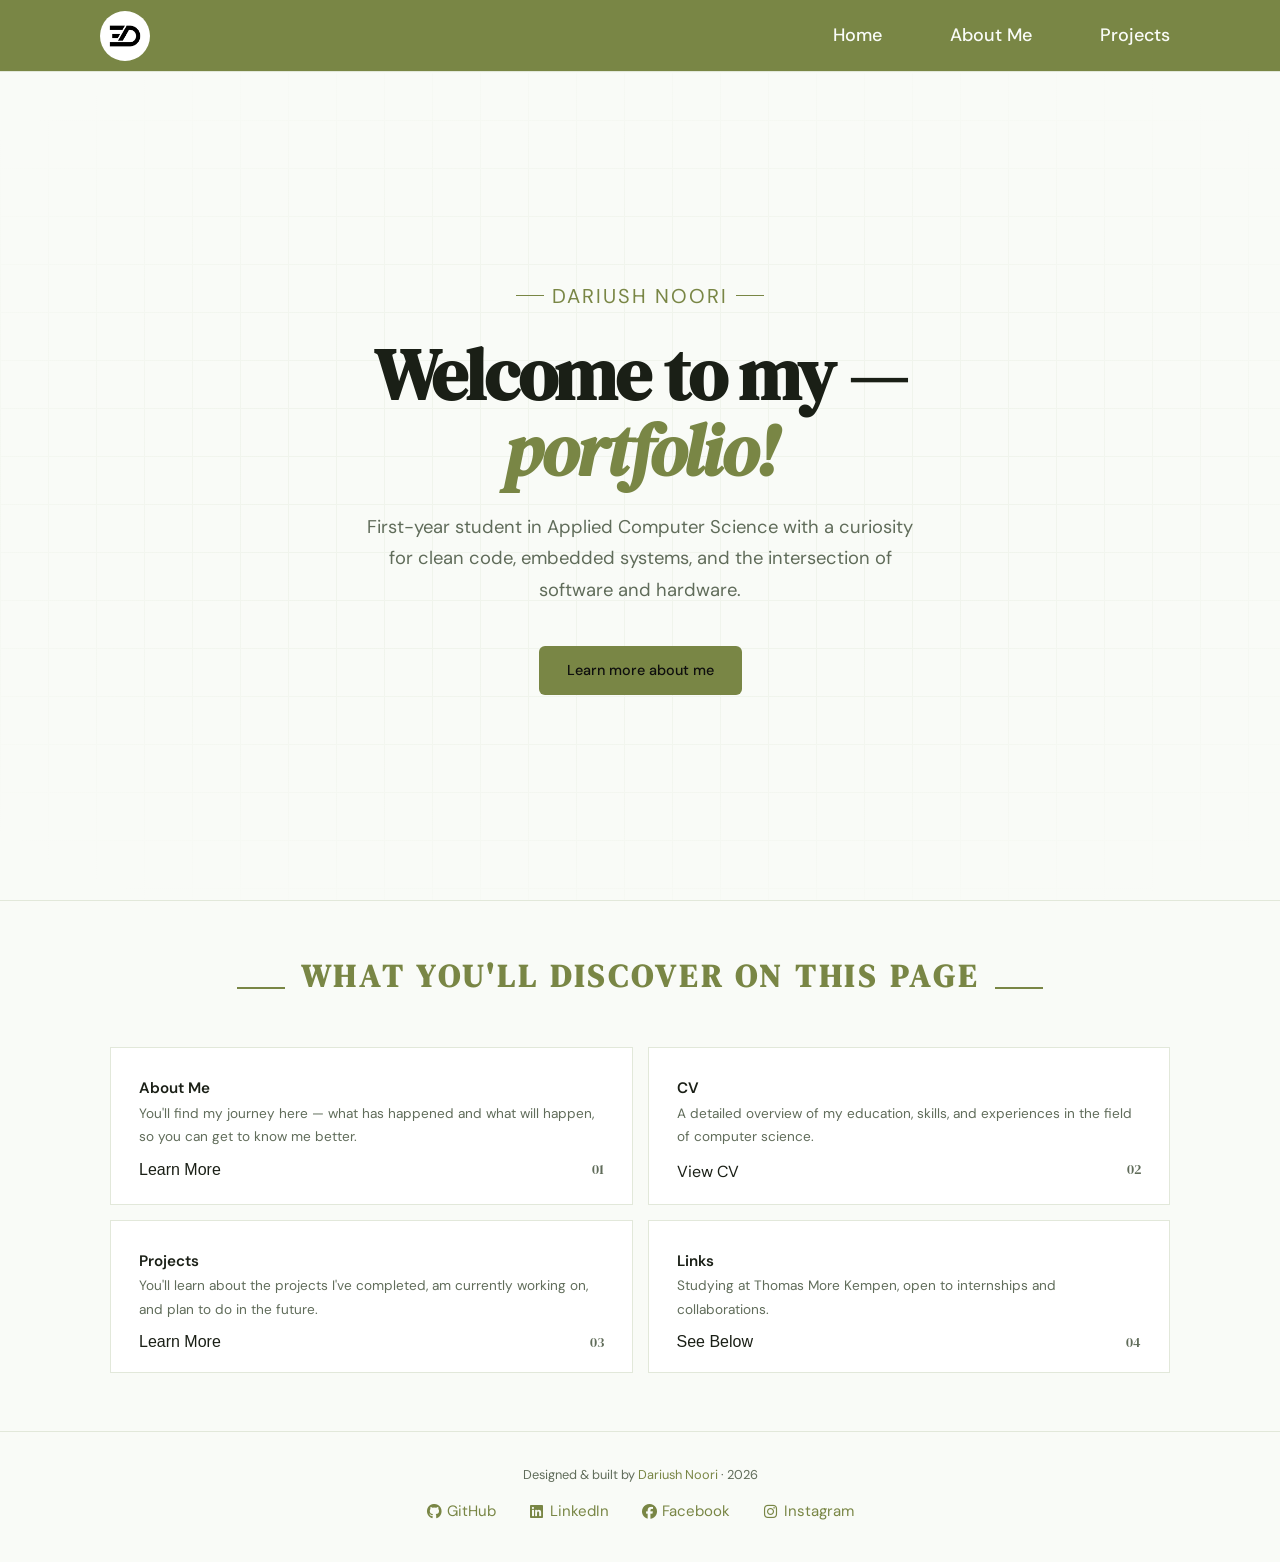
<file: index.html>
<!DOCTYPE html>
<html lang="en">
<head>
  <meta charset="UTF-8" />
  <meta name="viewport" content="width=device-width, initial-scale=1.0" />
  <title>Dariush Noori — Portfolio</title>
  <link rel="icon" type="image/avif" href="Images/logo.avif" />
  <link rel="stylesheet" href="Styles/main.css" />
<link rel="stylesheet" href="https://cdnjs.cloudflare.com/ajax/libs/font-awesome/6.5.1/css/all.min.css">
</head>
<body>

<nav>
  <div class="container">
    <div>
        <img class="nav-logo" src="Images/logo.avif" alt="">

    </div>
    

    <ul class="nav-links">
      <li><a href="index.html">Home</a></li>
      <li><a href="about.html">About Me</a></li>
      <li><a href="projects.html">Projects</a></li>
    </ul>
  </div>
</nav>

<main class="page">
  
  <section class="hero">
    <div class="hero-inner">
      <p class="hero-eyebrow">Dariush Noori </p>

      <h1>
        Welcome to my —<br/> <em>portfolio!</em>
      </h1>

      <p class="hero-desc">
        First-year student in Applied Computer Science with a curiosity for
        clean code, embedded systems, and the intersection of software and
        hardware.
      </p>

      <div class="hero-cta">
        <a href="about.html" class="btn btn-primary">Learn more about me</a>
      </div>
    </div>
  </section>

 
  <section class="intro">
    <div class="intro-text">
        <h2>What you'll discover on this page</h2>
    </div>    
    <div class="container">
      <div class="intro-grid">

        <article class="intro-card">
          <h3><a href="about.html">About Me</a></h3>
          <p>
            You'll find my journey here — what has happened and what will happen, so you can get to know me better.
          </p>

          <div class="intro-lst">
            <Button class="intro-btn"><a href="about.html">Learn More</a></Button>
            <p class="intro-card-num">01</p>
          </div>
          
        </article>

        <article class="intro-card">
          <h3>CV</h3>
          <p>
            A detailed overview of my education, skills, and experiences in the field of computer science.
          </p>
          <div class="intro-lst">
            <a href="Images/cv.pdf" target="_blank" class="intro-btn">View CV</a>
            <p class="intro-card-num">02 </p>
          </div>

        </article>

        <article class="intro-card">
          <h3><a href="projects.html">Projects</a></h3>
          <p>
            You'll learn about the projects I've completed, am currently working on, and plan to do in the future.
          </p>
          <div class="intro-lst">
            <Button class="intro-btn"><a href="projects.html">Learn More</a></Button>
            <p class="intro-card-num">03</p>
          </div>

        </article>

        <article class="intro-card">
          <h3>Links</h3>
          <p>
            Studying at Thomas More Kempen, open to internships and
            collaborations.
          </p>
          <div class="intro-lst">
            <Button class="intro-btn">See Below</Button>
            <p class="intro-card-num">04</p>
          </div>

        </article>

      </div>
    </div>
  </section>

</main>

<footer>
  <p>
    Designed &amp; built by <a href="about.html">Dariush Noori</a> · 2026
  </p>
  <p class="footer-social">
    <a href="https://github.com/DariushNoori-UN" target="_blank" rel="noopener noreferrer">
      <i class="fab fa-github"></i> GitHub
    </a>
    <a href="https://www.linkedin.com/in/dariush-noori" target="_blank" rel="noopener noreferrer">
      <i class="fab fa-linkedin"></i> LinkedIn
    </a>
    <a href="https://www.facebook.com" target="_blank" rel="noopener noreferrer">
      <i class="fab fa-facebook"></i> Facebook
    </a>
    <a href="https://www.instagram.com" target="_blank" rel="noopener noreferrer">
      <i class="fab fa-instagram"></i> Instagram
    </a>
  </p>

  
</footer>

</body>
</html>
</file>
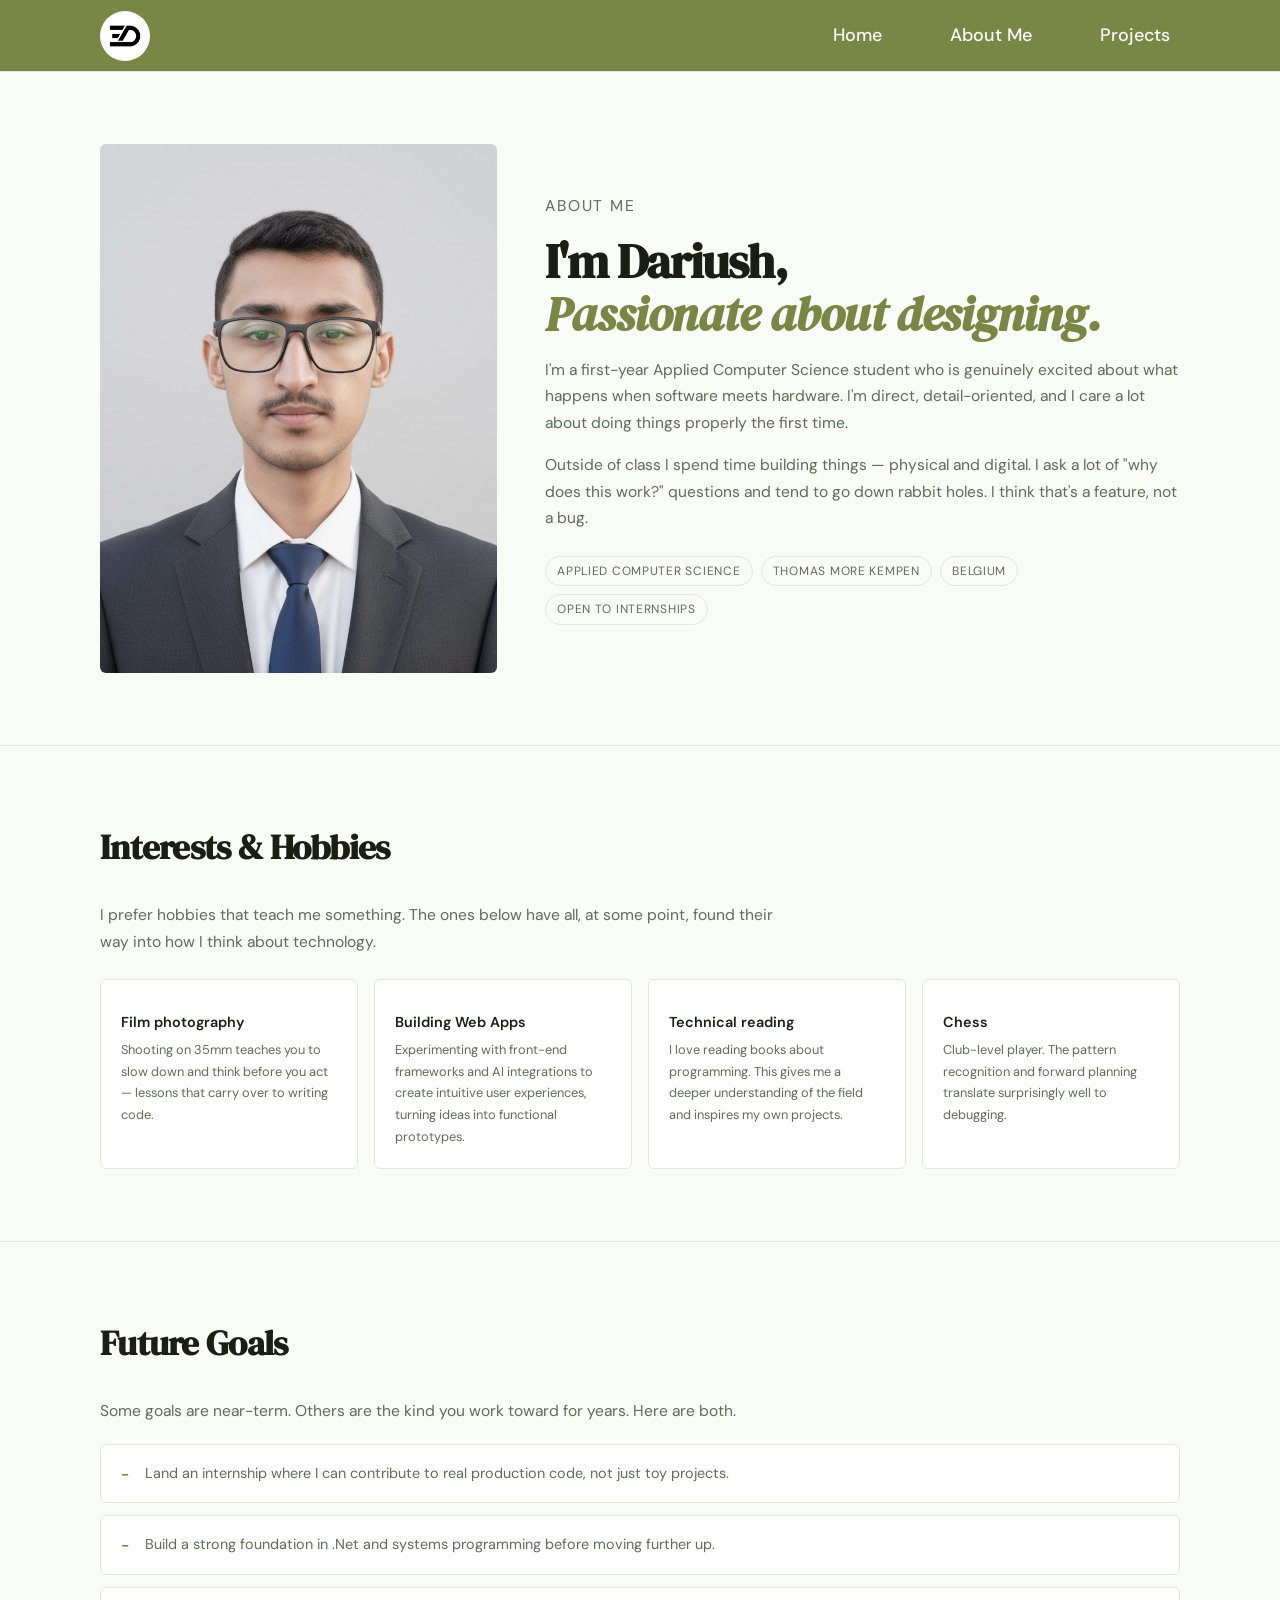
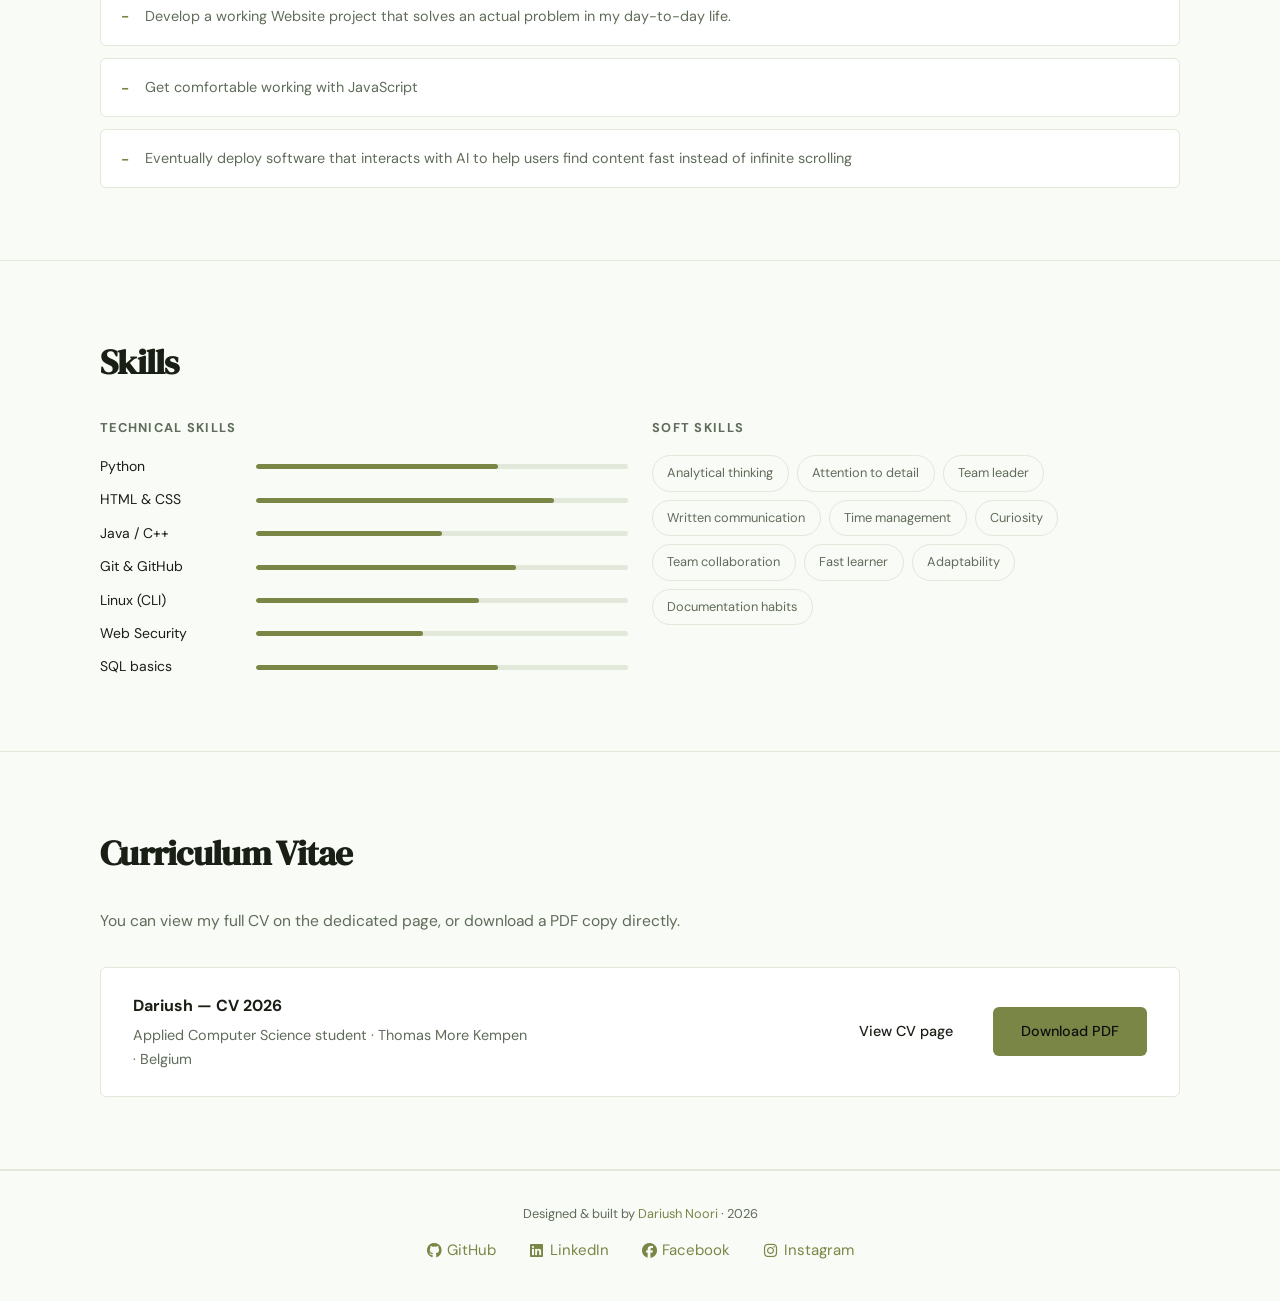
<file: about.html>
<!DOCTYPE html>
<html lang="en">
<head>
  <meta charset="UTF-8" />
  <meta name="viewport" content="width=device-width, initial-scale=1.0" />
  <title>About Me — Dariush Noori</title>
  <link rel="icon" type="image/avif" href="Images/logo.avif" />
  <link rel="stylesheet" href="Styles/main.css" />
  <link rel="stylesheet" href="https://cdnjs.cloudflare.com/ajax/libs/font-awesome/6.5.1/css/all.min.css">

</head>
<body>

<nav>
  <div class="container">
    <div>
        <img class="nav-logo" src="Images/logo.avif" alt="">

    </div>
    

    <ul class="nav-links">
      <li><a href="index.html">Home</a></li>
      <li><a href="about.html">About Me</a></li>
      <li><a href="projects.html">Projects</a></li>
    </ul>
  </div>
</nav>

<main class="page">

  <section class="about-hero">
    <div class="container">
      <div class="about-hero-grid">

        <div class="profile-frame">
          <img
            src="Images/cv image (1).jpg"
            alt="Photo of Dariush Noori"
          />
        </div>

        <div class="about-text">
          <p class="section-label">About me</p>
          <h1>I'm Dariush,<br /><em>Passionate about designing.</em></h1>

          <p>
            I'm a first-year Applied Computer Science student who is genuinely
            excited about what happens when software meets hardware. I'm direct,
            detail-oriented, and I care a lot about doing things properly the
            first time.
          </p>

          <p>
            Outside of class I spend time building things — physical and
            digital. I ask a lot of "why does this work?" questions and tend to
            go down rabbit holes. I think that's a feature, not a bug.
          </p>

          <div class="about-tags">
            <span class="tag">Applied Computer Science</span>
            <span class="tag">Thomas More Kempen</span>
            <span class="tag">Belgium</span>
            <span class="tag">Open to internships</span>
          </div>
        </div>

      </div>
    </div>
  </section>

  <!-- Hobbies & personality -->
  <section class="section">
    <div class="container">
      <h2>Interests &amp; Hobbies</h2>
      <p>
        I prefer hobbies that teach me something. The ones below have all, at
        some point, found their way into how I think about technology.
      </p>

      <div class="hobbies-grid">
        
        <article class="hobby-card">
          <div class="hobby-icon"></div>
          <h3>Film photography</h3>
          <p>
            Shooting on 35mm teaches you to slow down and think before you act —
            lessons that carry over to writing code.
          </p>
        </article>

        <article class="hobby-card">
          <div class="hobby-icon"></div>
          <h3>Building Web Apps</h3>
          <p>
            Experimenting with front-end frameworks and AI integrations to create intuitive user experiences, turning ideas into functional prototypes.
          </p>
        </article>

        <article class="hobby-card">
          <div class="hobby-icon"></div>
          <h3>Technical reading</h3>
          <p>
            I love reading books about programming. This gives me a deeper understanding of the field and inspires my own projects.
          </p>
        </article>

        <article class="hobby-card">
          <div class="hobby-icon"></div>
          <h3>Chess</h3>
          <p>
            Club-level player. The pattern recognition and forward planning
            translate surprisingly well to debugging.
          </p>
        </article>

      </div>
    </div>
  </section>

  <section class="section">
    <div class="container">
      <h2>Future Goals</h2>
      <p>
        Some goals are near-term. Others are the kind you work toward for
        years. Here are both.
      </p>

      <ul class="goals-list">
        <li>Land an internship where I can contribute to real production code, not just toy projects.</li>
        <li>Build a strong foundation in .Net and systems programming before moving further up.</li>
        <li>Develop a working Website project that solves an actual problem in my day-to-day life.</li>
        <li>Get comfortable working with JavaScript</li>
        <li>Eventually deploy software that interacts with AI to help users find content fast instead of infinite scrolling</li>
      </ul>
    </div>
  </section>

  <!-- Skills -->
  <section class="section">
    <div class="container">
        <h2>Skills</h2>

        <div class="skills-wrapper">

        <!-- Technical -->
        <div class="skill-group">
          <h3>Technical skills</h3>
          <ul class="skill-list">

            <li class="skill-item">
              <span>Python</span>
              <div class="skill-bar"><div class="skill-fill" style="width:65%"></div></div>
            </li>

            <li class="skill-item">
              <span>HTML &amp; CSS</span>
              <div class="skill-bar"><div class="skill-fill" style="width:80%"></div></div>
            </li>

            <li class="skill-item">
              <span>Java / C++</span>
              <div class="skill-bar"><div class="skill-fill" style="width:50%"></div></div>
            </li>

            <li class="skill-item">
              <span>Git &amp; GitHub</span>
              <div class="skill-bar"><div class="skill-fill" style="width:70%"></div></div>
            </li>

            <li class="skill-item">
              <span>Linux (CLI)</span>
              <div class="skill-bar"><div class="skill-fill" style="width:60%"></div></div>
            </li>

            <li class="skill-item">
              <span>Web Security</span>
              <div class="skill-bar"><div class="skill-fill" style="width:45%"></div></div>
            </li>

            <li class="skill-item">
              <span>SQL basics</span>
              <div class="skill-bar"><div class="skill-fill" style="width:65%"></div></div>
            </li>

          </ul>
        </div>

        <!-- Soft -->
        <div class="skill-group">
          <h3>Soft skills</h3>
          <div class="soft-chips">
            <span class="soft-chip">Analytical thinking</span>
            <span class="soft-chip">Attention to detail</span>
            <span class="soft-chip">Team leader</span>
            <span class="soft-chip">Written communication</span>
            <span class="soft-chip">Time management</span>
            <span class="soft-chip">Curiosity</span>
            <span class="soft-chip">Team collaboration</span>
            <span class="soft-chip">Fast learner</span>
            <span class="soft-chip">Adaptability</span>
            <span class="soft-chip">Documentation habits</span>
          </div>
        </div>

      </div>
    </div>
  </section>

  <section class="section" id="cv">
    <div class="container">
      <h2>Curriculum Vitae</h2>
      <p>
        You can view my full CV on the dedicated page, or download a PDF copy
        directly.
      </p>

      <div class="cv-banner">
        <div>
          <strong>Dariush — CV 2026</strong>
          <p>Applied Computer Science student · Thomas More Kempen · Belgium</p>
        </div>
        <div style="display:flex;gap:.75rem;flex-wrap:wrap;">
          <a href="#" class="btn btn-ghost" onclick="openCVModal(); return false;">View CV page</a>
          <a href="Images/cv.pdf" download class="btn btn-primary">Download PDF</a>
        </div>
      </div>
    </div>
  </section>

</main>

<footer>
  <p>
    Designed &amp; built by <a href="about.html">Dariush Noori</a> · 2026
  </p>
  <p class="footer-social">
    <a href="https://github.com/DariushNoori-UN" target="_blank" rel="noopener noreferrer">
      <i class="fab fa-github"></i> GitHub
    </a>
    <a href="https://www.linkedin.com/in/dariush-noori" target="_blank" rel="noopener noreferrer">
      <i class="fab fa-linkedin"></i> LinkedIn
    </a>
    <a href="https://www.facebook.com" target="_blank" rel="noopener noreferrer">
      <i class="fab fa-facebook"></i> Facebook
    </a>
    <a href="https://www.instagram.com" target="_blank" rel="noopener noreferrer">
      <i class="fab fa-instagram"></i> Instagram
    </a>
  </p>


  <!-- CV Modal -->
  <div id="cv-modal" class="modal-overlay" style="display: none; position: fixed; top: 0; left: 0; width: 100%; height: 100%; background: rgba(0,0,0,0.8); z-index: 1000; justify-content: center; align-items: center;">
    <div class="modal-content" style="background: white; border-radius: 8px; width: 90%; max-width: 800px; max-height: 90vh; display: flex; flex-direction: column;">
      <div class="modal-header" style="padding: 1rem 1.5rem; border-bottom: 1px solid #e2e8da; display: flex; justify-content: space-between; align-items: center;">
        <h2 style="margin: 0; color: #1a1f16;">My CV</h2>
        <button class="modal-close" onclick="closeCVModal()" style="background: none; border: none; font-size: 1.5rem; cursor: pointer; color: #606c5a; padding: 0; width: 30px; height: 30px; display: flex; align-items: center; justify-content: center;">&times;</button>
      </div>
      <div class="modal-body" style="padding: 0; flex: 1; overflow: hidden;">
        <iframe src="Images/cv.pdf" width="100%" height="600px" style="border: none;"></iframe>
      </div>
    </div>
  </div>

  <script>
    function openCVModal() {
      document.getElementById('cv-modal').style.display = 'flex';
      document.body.style.overflow = 'hidden'; // Prevent background scrolling
    }

    function closeCVModal() {
      document.getElementById('cv-modal').style.display = 'none';
      document.body.style.overflow = 'auto'; // Restore scrolling
    }

    // Close modal when clicking outside
    document.getElementById('cv-modal').addEventListener('click', function(e) {
      if (e.target === this) {
        closeCVModal();
      }
    });

    // Close modal with Escape key
    document.addEventListener('keydown', function(e) {
      if (e.key === 'Escape' && document.getElementById('cv-modal').style.display === 'flex') {
        closeCVModal();
      }
    });
  </script>

</footer>
</body>
</html>
</file>
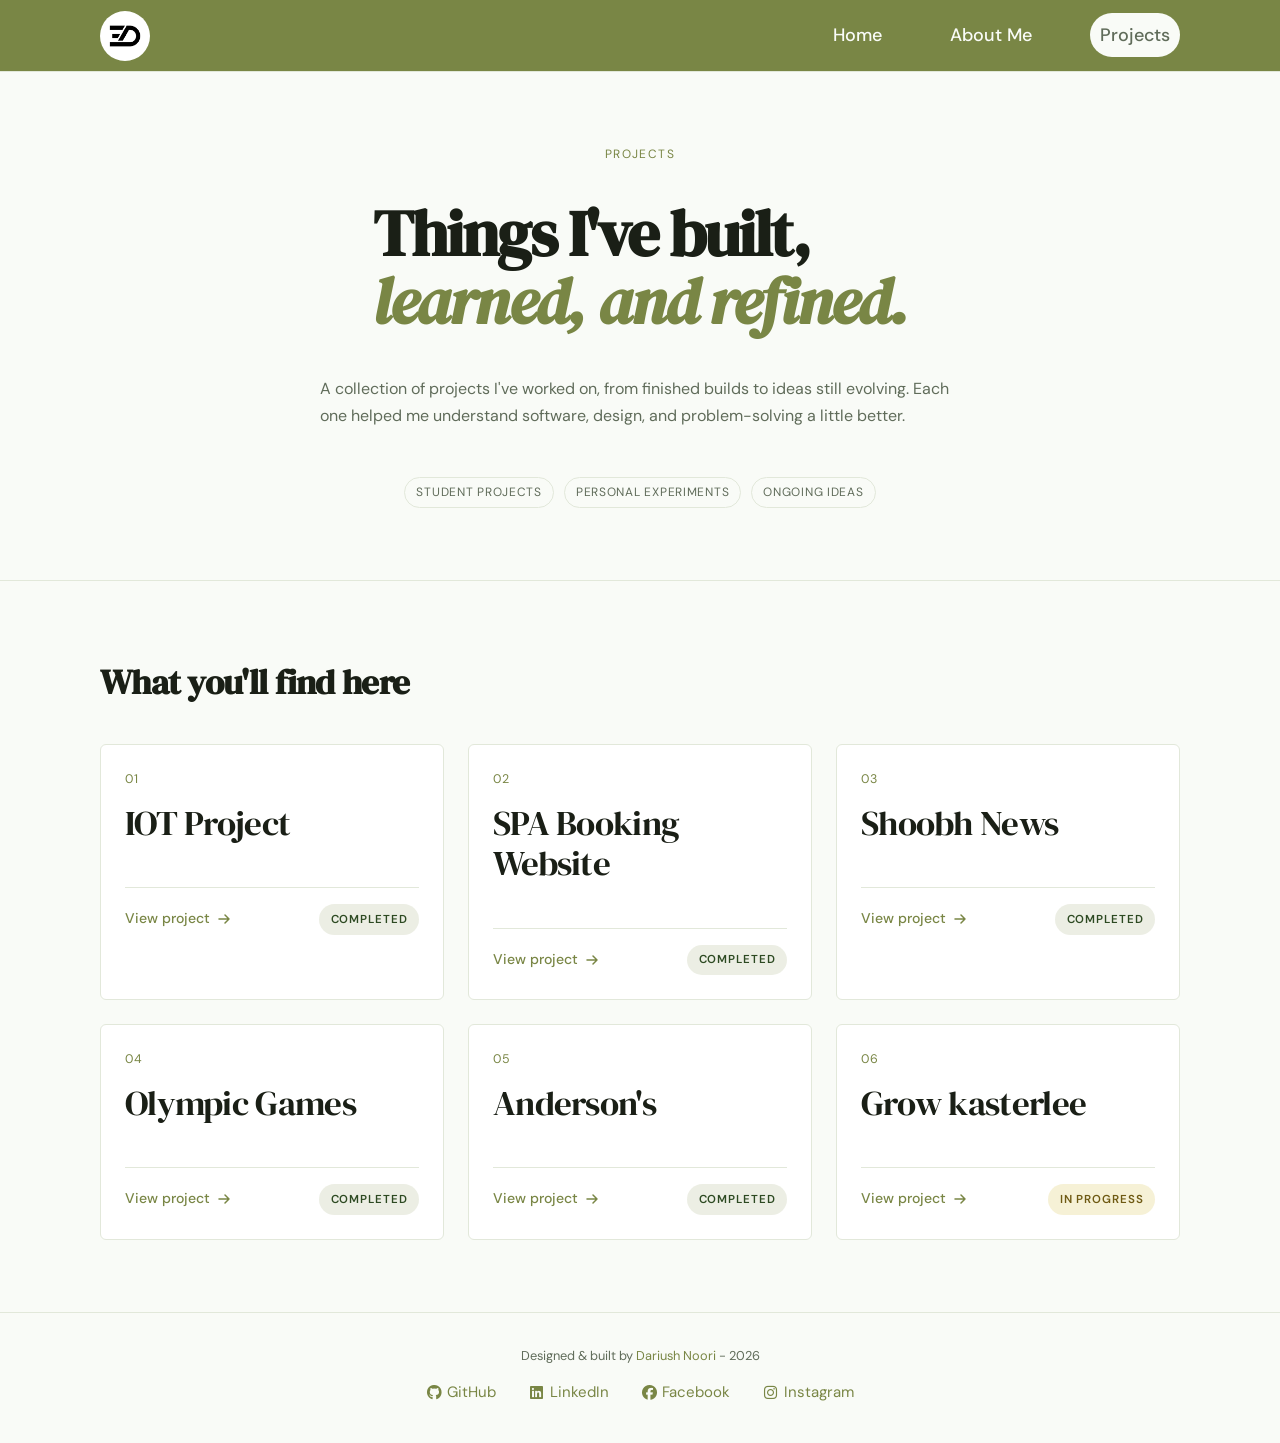
<file: projects.html>
<!DOCTYPE html>
<html lang="en">
<head>
  <meta charset="UTF-8" />
  <meta name="viewport" content="width=device-width, initial-scale=1.0" />
  <title>Dariush Noori - Projects</title>
  <link rel="stylesheet" href="Styles/main.css" />
  <link rel="stylesheet" href="Styles/project.css" />
  <link rel="stylesheet" href="https://cdnjs.cloudflare.com/ajax/libs/font-awesome/6.5.1/css/all.min.css" />
</head>
<body>

<nav>
  <div class="container">
    <div>
      <img class="nav-logo" src="Images/logo.avif" alt="" />
    </div>

    <ul class="nav-links">
      <li><a href="index.html">Home</a></li>
      <li><a href="about.html">About Me</a></li>
      <li><a href="projects.html" class="active">Projects</a></li>
    </ul>
  </div>
</nav>

<main class="page">
  <section class="projects-hero">
    <div class="container">
      <div class="projects-hero-copy">
        <p class="section-label">Projects</p>
        <h1>Things I've built,<br /><em>learned, and refined.</em></h1>
        <p class="projects-hero-desc">
          A collection of projects I've worked on, from finished builds to ideas
          still evolving. Each one helped me understand software, design, and
          problem-solving a little better.
        </p>

        <div class="projects-hero-tags">
          <span class="tag">Student projects</span>
          <span class="tag">Personal experiments</span>
          <span class="tag">Ongoing ideas</span>
        </div>
      </div>
    </div>
  </section>

  <section class="section projects-section">
    <div class="container">
      <div class="projects-intro">
        <h2>What you'll find here</h2>
        <p>
          These cards show what I built, what tools I used, and what each
          project taught me. Open any project to see the full context.
        </p>
      </div>

      <div class="projects-grid" id="projects-grid">
        <!-- Cards injected by JS -->
      </div>
    </div>
  </section>
</main>

<div class="modal-overlay" id="modal-overlay" role="dialog" aria-modal="true">
  <div class="modal" id="modal-content">
    <button class="modal-close" id="modal-close" aria-label="Close">&#x2715;</button>
    <div id="modal-body"></div>
  </div>
</div>

<footer>
  <p>
    Designed &amp; built by <a href="about.html">Dariush Noori</a> - 2026
  </p>
  <p class="footer-social">
    <a href="https://github.com/DariushNoori-UN" target="_blank" rel="noopener noreferrer">
      <i class="fab fa-github"></i> GitHub
    </a>
    <a href="https://www.linkedin.com/in/dariush-noori" target="_blank" rel="noopener noreferrer">
      <i class="fab fa-linkedin"></i> LinkedIn
    </a>
    <a href="https://www.facebook.com" target="_blank" rel="noopener noreferrer">
      <i class="fab fa-facebook"></i> Facebook
    </a>
    <a href="https://www.instagram.com" target="_blank" rel="noopener noreferrer">
      <i class="fab fa-instagram"></i> Instagram
    </a>
  </p>
</footer>

<script src="Styles/project.js"></script>
</body>
</html>
</file>
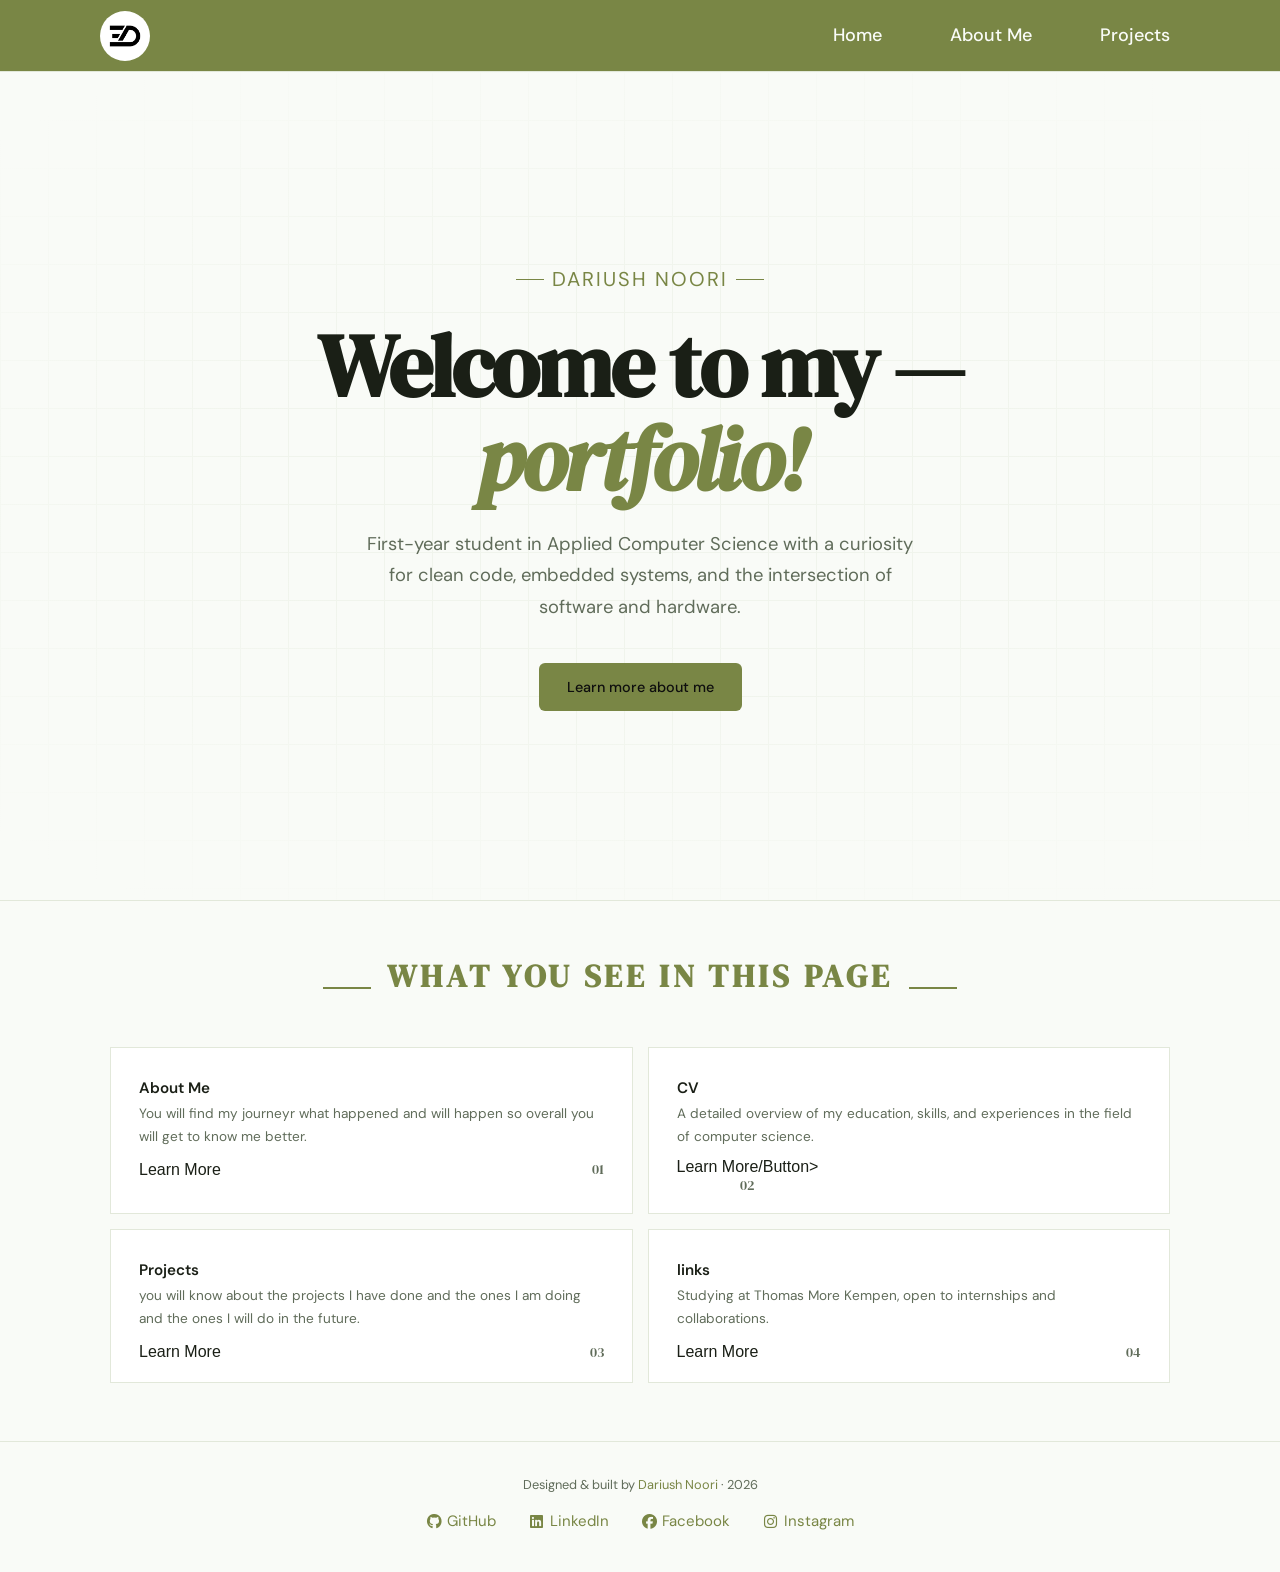
<file: welcome.html>
<!DOCTYPE html>
<html lang="en">
<head>
  <meta charset="UTF-8" />
  <meta name="viewport" content="width=device-width, initial-scale=1.0" />
  <title>Alex Janssen — Portfolio</title>
  <link rel="stylesheet" href="style.css" />
<link rel="stylesheet" href="https://cdnjs.cloudflare.com/ajax/libs/font-awesome/6.5.1/css/all.min.css">
</head>
<body>

<nav>
  <div class="container">
    <div>
        <img class="nav-logo" src="Images/logo.avif" alt="">

    </div>
    

    <ul class="nav-links">
      <li><a href="index.html">Home</a></li>
      <li><a href="about.html">About Me</a></li>
      <li><a href="#">Projects</a></li>
    </ul>
  </div>
</nav>

<main class="page">
  
  <section class="hero">
    <div class="hero-inner">
      <p class="hero-eyebrow">Dariush Noori </p>

      <h1>
        Welcome to my —<br/> <em>portfolio!</em>
      </h1>

      <p class="hero-desc">
        First-year student in Applied Computer Science with a curiosity for
        clean code, embedded systems, and the intersection of software and
        hardware.
      </p>

      <div class="hero-cta">
        <a href="about.html" class="btn btn-primary">Learn more about me</a>
      </div>
    </div>
  </section>

 
  <section class="intro">
    <div class="intro-text">
        <h2>What you see in this page</h2>
    </div>    
    <div class="container">
      <div class="intro-grid">

        <article class="intro-card">
          <h3><a href="">About Me</a></h3>
          <p>
            You will find my journeyr what happened and will happen so overall you will get to know me better.
          </p>

          <div class="intro-lst">
            <Button class="intro-btn">Learn More</Button>
            <p class="intro-card-num">01</p>
          </div>
          
        </article>

        <article class="intro-card">
          <h3>CV</h3>
          <p>
            A detailed overview of my education, skills, and experiences in the field of computer science.
          </p>
          <div class="intro-lst">
            <Button class="intro-btn"><a href="#">Learn More</a>/Button>
            <p class="intro-card-num">02 </p>
          </div>

        </article>

        <article class="intro-card">
          <h3>Projects</h3>
          <p>
            you will know about the projects I have done and the ones I am doing and the ones I will do in the future.
          </p>
          <div class="intro-lst">
            <Button class="intro-btn">Learn More</Button>
            <p class="intro-card-num">03</p>
          </div>

        </article>

        <article class="intro-card">
          <h3>links</h3>
          <p>
            Studying at Thomas More Kempen, open to internships and
            collaborations.
          </p>
          <div class="intro-lst">
            <Button class="intro-btn">Learn More</Button>
            <p class="intro-card-num">04</p>
          </div>

        </article>

      </div>
    </div>
  </section>

</main>

<footer>
  <p>
    Designed &amp; built by <a href="about.html">Dariush Noori</a> · 2026
  </p>
  <p class="footer-social">
    <a href="https://github.com/DariushNoori-UN" target="_blank" rel="noopener noreferrer">
      <i class="fab fa-github"></i> GitHub
    </a>
    <a href="https://www.linkedin.com/in/dariush-noori" target="_blank" rel="noopener noreferrer">
      <i class="fab fa-linkedin"></i> LinkedIn
    </a>
    <a href="https://www.facebook.com" target="_blank" rel="noopener noreferrer">
      <i class="fab fa-facebook"></i> Facebook
    </a>
    <a href="https://www.instagram.com" target="_blank" rel="noopener noreferrer">
      <i class="fab fa-instagram"></i> Instagram
    </a>
  </p>

  
</footer>

</body>
</html>
</file>
<file: Styles/main.css>
@import url('global.css');
@import url('https://fonts.googleapis.com/css2?family=DM+Serif+Display:ital@0;1&family=DM+Sans:wght@300;400;500;600&display=swap');
@import url('style.css');
</file>
<file: Styles/project.css>
.projects-hero {
  padding-block: calc(var(--gap) * 1.5);
  border-bottom: 1px solid var(--border);
}

.projects-hero-copy {
  max-width: 100%;
    display: flex;
    flex-direction: column;
    align-items: center;
    gap: 1.5rem;
}

.projects-hero h1 {
  font-family: var(--font-head);
  font-size: clamp(2.4rem, 5vw, 4rem);
  line-height: 1.05;
  letter-spacing: -.03em;
  margin-bottom: 1rem;
}

.projects-hero h1 em {
  color: var(--accent);
  font-style: italic;
}

.projects-hero-desc {
  color: var(--muted);
  font-size: 1rem;
  max-width: 640px;
  margin-bottom: 1.5rem;
}

.projects-hero-tags {
  display: flex;
  flex-wrap: wrap;
  gap: .6rem;
}

.projects-section {
  border-bottom: none;
}

.projects-intro {
  display: flex;
  justify-content: space-between;
  align-items: end;
  gap: 1.5rem;
  margin-bottom: 2rem;
}

.projects-intro h2 {
  margin-bottom: 0;
}

.projects-intro p {
  max-width: 520px;
  display: none;
}

.projects-grid {
  display: grid;
  grid-template-columns: repeat(auto-fit, minmax(280px, 1fr));
  gap: 1.5rem;
}

.project-card {
  background: var(--surface);
  border: 1px solid var(--border);
  border-radius: var(--radius);
  cursor: pointer;
  transition: border-color .2s ease, transform .2s ease, box-shadow .2s ease;
  overflow: hidden;
  display: flex;
  flex-direction: column;
  min-height: 100%;
}

.project-card:hover,
.project-card:focus-visible {
  border-color: var(--accent);
  transform: translateY(-2px);
  outline: none;
}

.card-image {
  display: none;
  width: 100%;
  aspect-ratio: 16 / 10;
  overflow: hidden;
  background:
    linear-gradient(135deg, rgba(121, 134, 69, 0.12), rgba(230, 217, 147, 0.2)),
    var(--secondary);
  border-bottom: 1px solid var(--border);
}

.card-image img {
  width: 100%;
  height: 100%;
  object-fit: cover;
  display: block;
  transition: transform .35s ease;
}

.project-card:hover .card-image img,
.project-card:focus-visible .card-image img {
  transform: scale(1.04);
}

.card-image-placeholder,
.modal-image-placeholder {
  width: 100%;
  height: 100%;
  display: flex;
  flex-direction: column;
  align-items: center;
  justify-content: center;
  gap: .65rem;
  color: var(--muted);
}

.card-image-placeholder svg {
  opacity: .45;
}

.card-image-placeholder span,
.status-badge {
  font-size: .72rem;
  letter-spacing: .08em;
  text-transform: uppercase;
}

.card-body {
  padding: 1.5rem;
  display: flex;
  flex-direction: column;
  flex: 1;
}

.card-number {
  font-size: .78rem;
  color: var(--accent);
  letter-spacing: .12em;
  text-transform: uppercase;
  margin-bottom: .75rem;
}

.card-title {
  font-family: var(--font-head);
  font-size: 1.45rem;
  font-weight: 400;
  line-height: 1.15;
  margin-bottom: .65rem;
}

.card-desc {
  font-size: .92rem;
  color: var(--muted);
  line-height: 1.7;
  margin-bottom: 1rem;
  flex: 1;
}

.card-tags,
.modal-tags {
  display: flex;
  flex-wrap: wrap;
  gap: .5rem;
}

.card-footer {
  margin-top: 1.25rem;
  padding-top: 1rem;
  border-top: 1px solid var(--border);
  display: flex;
  align-items: center;
  justify-content: space-between;
  gap: 1rem;
}

.learn-more {
  display: inline-flex;
  align-items: center;
  gap: .45rem;
  font-size: .88rem;
  color: var(--accent);
  font-weight: 500;
}

.learn-more svg {
  transition: transform .2s ease;
}

.project-card:hover .learn-more svg,
.project-card:focus-visible .learn-more svg {
  transform: translateX(4px);
}

.status-badge {
  padding: .35rem .7rem;
  border-radius: 999px;
  font-weight: 600;
}

.status-done {
  background: rgba(121, 134, 69, 0.14);
  color: var(--accent-dark);
}

.status-wip {
  background: rgba(230, 217, 147, 0.38);
  color: #6f5a13;
}

.modal-overlay {
  position: fixed;
  inset: 0;
  background: rgba(20, 20, 16, 0.52);
  backdrop-filter: blur(4px);
  z-index: 200;
  display: flex;
  align-items: center;
  justify-content: center;
  padding: 1.5rem;
  opacity: 0;
  pointer-events: none;
  transition: opacity .25s ease;
}

.modal-overlay.open {
  opacity: 1;
  pointer-events: all;
}

.modal {
  background: var(--bg);
  border: 1px solid var(--border);
  border-radius: calc(var(--radius) + 2px);
  max-width: 720px;
  width: 100%;
  max-height: 90vh;
  overflow-y: auto;
  position: relative;
  transform: translateY(20px);
  transition: transform .3s ease;
  box-shadow: 0 24px 60px rgba(20, 20, 16, 0.18);
}

.modal-overlay.open .modal {
  transform: translateY(0);
}

.modal-close {
  position: absolute;
  top: 1rem;
  right: 1rem;
  width: 2.25rem;
  height: 2.25rem;
  border: 1px solid var(--border);
  border-radius: 999px;
  background: #798645;
  color: var(--white);
  font-size: 1rem;
  cursor: pointer;
  transition: border-color .2s ease, color .2s ease, transform .2s ease;
  z-index: 5;
}

.modal-close:hover {
  border-color: var(--accent);
  transform: translateY(-1px);
}

.modal-image {
  width: 100%;
  aspect-ratio: 16 / 8;
  overflow: hidden;
  background:
    linear-gradient(135deg, rgba(121, 134, 69, 0.12), rgba(230, 217, 147, 0.2)),
    var(--secondary);
  border-bottom: 1px solid var(--border);
}

.modal-image img {
  width: 100%;
  height: 100%;
  object-fit: cover;
  display: block;
}

.modal-text {
  padding: 2rem;
}

.modal-label {
  font-size: .75rem;
  letter-spacing: .12em;
  text-transform: uppercase;
  color: var(--accent);
  margin-bottom: .75rem;
}

.modal-title {
  font-family: var(--font-head);
  font-size: clamp(2rem, 4vw, 2.5rem);
  font-weight: 400;
  line-height: 1.1;
  margin-bottom: .35rem;
}

.modal-subtitle {
  font-family: var(--font-head);
  font-size: 1.1rem;
  font-style: italic;
  color: var(--muted);
  margin-bottom: 1.25rem;
}

.modal-section {
  margin-top: 1.5rem;
}

.modal-section h3 {
  font-size: .78rem;
  letter-spacing: .12em;
  text-transform: uppercase;
  color: var(--accent);
  margin-bottom: .75rem;
}

.modal-section p,
.modal-section ul {
  font-size: .95rem;
  line-height: 1.75;
  color: var(--muted);
}

.modal-section ul {
  list-style: none;
}

.modal-section ul li {
  padding: .55rem 0;
  border-bottom: 1px solid var(--border);
}

.modal-section ul li::before {
  content: "- ";
  color: var(--accent);
}

.modal-divider {
  border: none;
  border-top: 1px solid var(--border);
  margin-top: 1.5rem;
}

.modal-links {
  display: flex;
  flex-wrap: wrap;
  gap: .75rem;
  margin-top: 1.5rem;
}

.modal-link {
  display: inline-flex;
  align-items: center;
  justify-content: center;
  min-height: 2.75rem;
  padding: .75rem 1.2rem;
  border-radius: var(--radius);
  border: 1px solid var(--border);
  color: var(--text);
  text-decoration: none;
  transition: border-color .2s ease, background .2s ease, color .2s ease, transform .2s ease;
}

.modal-link:hover {
  border-color: var(--accent);
  color: var(--accent);
  transform: translateY(-1px);
}

.modal-link.filled {
  background: var(--accent);
  border-color: var(--accent);
  color: #0e0e0e;
}

.modal-link.filled:hover {
  background: var(--accent2);
  border-color: var(--accent2);
  color: #0e0e0e;
}

@media (max-width: 768px) {
  .projects-intro {
    flex-direction: column;
    align-items: flex-start;
  }

  .projects-grid {
    grid-template-columns: 1fr;
  }

  .card-footer {
    flex-direction: column;
    align-items: flex-start;
  }
}

@media (max-width: 480px) {
  .projects-hero,
  .projects-section {
    padding-block: var(--gap);
  }

  .card-body,
  .modal-text {
    padding: 1.25rem;
  }

  .modal-overlay {
    padding: .75rem;
  }
}
</file>
<file: style.css>
@import url('https://fonts.googleapis.com/css2?family=DM+Serif+Display:ital@0;1&family=DM+Sans:wght@300;400;500;600&display=swap');

:root {
  --bg:        #f9fbf7; 

  --secondary: #f9fbf7;
  --surface:   #ffffff; 
  --border:    #e2e8da; 
  
  --text:      #1a1f16; 
  --muted:     #606c5a; 
  
  --accent:    #798645; 
  --accent-dark: #2d4a22; 
  --accent2:   #e6d993; 

  --white:     #ffffff;

  --radius:    6px;
  --nav-h:     72px;

  --font-head: 'DM Serif Display', Georgia, serif;
  --font-body: 'DM Sans', system-ui, sans-serif;

  --max-w: 1080px;
  --gap:   clamp(1.5rem, 4vw, 3rem);
}

/* --- Reset --- */
*, *::before, *::after { 
    box-sizing: border-box;
    margin: 0;
    padding: 0; 
}

html { 
    scroll-behavior: smooth; 
}

body {
  background: var(--bg);
  color: var(--text);
  font-family: var(--font-body);
  font-size: 1rem;
  line-height: 1.7;
  -webkit-font-smoothing: antialiased;
}

img {
    display: block; 
    max-width: 100%;
}

a{ 
    color: inherit; 
    text-decoration: none; 
}

/* --- Utility --- */
.container {
  width: min(var(--max-w), 100% - 2rem);
  margin-inline: auto;
}

.tag {
  display: inline-block;
  padding: .25rem .7rem;
  border: 1px solid var(--border);
  border-radius: 999px;
  font-size: .75rem;
  letter-spacing: .06em;
  text-transform: uppercase;
  color: var(--muted);
}

nav {
  position: fixed;
  inset-block-start: 0;
  inset-inline: 0;
  height: var(--nav-h);
  background: var(--accent);
  backdrop-filter: blur(12px);
  border-bottom: 1px solid var(--border);
  z-index: 100;
}

nav .container {
  height: 100%;
  display: flex;
  align-items: center;
  justify-content: space-between;
}

.nav-logo {
    /* font-family: var(--font-head);
    font-size: 1.25rem;
    letter-spacing: -.02em; */
    width: 50px;
    height: 50px;
    border-radius: 50%;
    object-fit: cover;
}

.nav-logo span { 
    color: var(--accent);
 }

.nav-links {
  list-style: none;
  display: flex;
  gap: 3rem;
}

.nav-links a {
  font-size: 18px;
  font-weight: 500;
  color: var(--secondary);
  transition: color .2s;
  position: relative;
  border-radius: 25px;
  padding: 10px;

}

.nav-links a:hover, .nav-links a.active { 
    color: var(--muted);
    background: var(--secondary);
}

.nav-links a:hover::after, .nav-links a.active::after { 
    transform: scaleX(1);
 }

/* Mobile nav toggle (checkbox trick) */
.nav-toggle { display: none; }

.nav-icon {
  display: none;
  flex-direction: column;
  gap: 5px;
  cursor: pointer;
  padding: 4px;
}


/* 
   PAGE WRAPPER
 */
.page { 
    padding-top: var(--nav-h);
 }

/* 
   HOME — HERO
 */
.hero {
  min-height: calc(100svh - var(--nav-h));
  display: grid;
  place-items: center;
  padding-block: var(--gap);
  position: relative;
  overflow: hidden;
}

/* subtle grid texture */
.hero::before {
  content: '';
  position: absolute;
  inset: 0;
  background-image:
    linear-gradient(var(--border) 1px, transparent 1px),
    linear-gradient(90deg, var(--border) 1px, transparent 1px);
  background-size: 48px 48px;
  opacity: .35;
  pointer-events: none;
}

.hero::after {
  content: '';
  position: absolute;
  inset: 0;
  background: radial-gradient(ellipse 70% 60% at 50% 50%, transparent 40%, var(--bg) 100%);
  pointer-events: none;
}

.hero-inner {
  position: relative;
  z-index: 1;
  text-align: center;
  max-width: 760px;
}

.hero-eyebrow {
  display: inline-flex;
  align-items: center;
  gap: .5rem;
  font-size: 20px;
  letter-spacing: .1em;
  text-transform: uppercase;
  color: var(--accent);
  margin-bottom: 1.5rem;
}

.hero-eyebrow::before,
.hero-eyebrow::after {
  content: '';
  display: block;
  width: 28px;
  height: 1px;
  background: var(--accent);
}

.hero h1 {
  font-family: var(--font-head);
  font-size: clamp(2.8rem, 7vw, 5.5rem);
  line-height: 1.05;
  letter-spacing: -.03em;
  margin-bottom: 1.5rem;
}

.hero h1 em {
  color: var(--accent);
  font-style: italic;
}

.hero-desc {
  font-size: clamp(1rem, 2vw, 1.15rem);
  color: var(--muted);
  max-width: 560px;
  margin-inline: auto;
  margin-bottom: 2.5rem;
}

.hero-cta {
  display: inline-flex;
  gap: 1rem;
  flex-wrap: wrap;
  justify-content: center;
}

.btn {
  padding: .75rem 1.75rem;
  border-radius: var(--radius);
  font-family: var(--font-body);
  font-size: .9rem;
  font-weight: 500;
  cursor: pointer;
  border: none;
  transition: all .2s;
}

.btn-primary {
  background: var(--accent);
  color: #0e0e0e;
}

.btn-primary:hover {
  background: var(--accent2);
  transform: translateY(-2px);
}

/* .btn-ghost {
  background: transparent;
  color: var(--text);
  border: 1px solid var(--border);
}

.btn-ghost:hover {
  border-color: var(--accent);
  color: var(--accent);
  transform: translateY(-2px);
} */

/* --- intro strip --- */
.intro {
  padding-block: var(--gap);
  border-top: 1px solid var(--border);

}

.intro h2 {
    font-family: var(--font-head);
    font-size: 2rem;
    letter-spacing: .12em;
    text-transform: uppercase;
    color: var(--accent);
    margin-bottom: 1.5rem;
    text-align: center;
}

.intro-text {
    display: flex;
    flex-direction: row;
    align-items: center;
    justify-content: center;
    gap: 1rem;
    margin-bottom: 10px;
}

.intro-grid {
  display: grid;
  grid-template-columns: repeat(auto-fit, minmax(440px, 1fr));
  gap: 15px;
  padding: 10px;
  background: var(--background);
  border-radius: var(--radius);
  overflow: hidden;
}

.intro-text::before,
.intro-text::after {
  content: '';
  display: block;
  width: 48px;
  height: 2px;
  background: var(--accent);
}   

.intro-card {
  background: var(--surface);
  padding: 1.75rem;
  border: 1px solid var(--border);
  transition: all .2s ease;
}

.intro-card:hover { 
    border-color: var(--accent);
    transform: translateY(-3px);
 }

.intro-lst {
 
  position: relative;
  top: 10px;
  display: flex;
  flex-direction: row;
  justify-content: space-between;
  width: 100%;
}

.intro-card-num {
  font-family: var(--font-head);
  font-size: 2.25rem;
  color: var(--accent);
  
}

.intro-card h3 {
  font-size: .95rem;
  font-weight: 600;
}

.intro-card p {
  font-size: .85rem;
  color: var(--muted);
}

.intro-btn {
    width: auto;
    font-size: 16px;
    color: var(--text-color);
    border: none;
    background-color: var(--primary-color);
    cursor: pointer;
    transition: all 0.4s ease-in-out;
   

    &:hover{
        color: #2d4a22;
        border-bottom: 1px solid #2d4a22;
     }
}   

/* 
   ABOUT PAGE
 */
.about-hero {
  padding-block: calc(var(--gap) * 1.5);
  border-bottom: 1px solid var(--border);
}

.about-hero-grid {
  display: grid;
  grid-template-columns: 1fr 1.6fr;
  gap: var(--gap);
  align-items: center;
}

.profile-frame {
  position: relative;
}

.profile-frame img {
  width: 100%;
  aspect-ratio: 3/4;
  object-fit: cover;
  border-radius: var(--radius);
  filter: grayscale(25%);
}

.about-text h1 {
  font-family: var(--font-head);
  font-size: clamp(2rem, 4vw, 3rem);
  line-height: 1.1;
  letter-spacing: -.02em;
  margin-bottom: 1rem;
}

.about-text h1 em { 
    color: var(--accent);
    font-style: italic;
}

.about-text p {
  color: var(--muted);
  margin-bottom: 1rem;
  font-size: .975rem;
}

.about-tags {
  display: flex;
  flex-wrap: wrap;
  gap: .5rem;
  margin-top: 1.5rem;
}

/* --- Section standard --- */
.section {
  padding-block: calc(var(--gap) * 1.5);
  border-bottom: 1px solid var(--border);
}

.section-label {
  font-size: .75rem;
  letter-spacing: .12em;
  text-transform: uppercase;
  color: var(--accent);
  margin-bottom: .75rem;
}

.section h2 {
  font-family: var(--font-head);
  font-size: clamp(1.5rem, 3vw, 2.2rem);
  letter-spacing: -.02em;
  margin-bottom: 1.5rem;
}

.section p {
  color: var(--muted);
  font-size: .975rem;
  max-width: 680px;
}

/* --- Hobbies grid --- */
.hobbies-grid {
  display: grid;
  grid-template-columns: repeat(auto-fill, minmax(250px, 1fr));
  gap: 1rem;
  margin-top: 1.5rem;
}

.hobby-card {
  background: var(--surface);
  border: 1px solid var(--border);
  border-radius: var(--radius);
  padding: 1.25rem;
  transition: border-color .2s, transform .2s;
}

.hobby-card:hover {
  border-color: var(--accent);
  transform: translateY(-3px);
}

.hobby-icon {
  font-size: 1.5rem;
  margin-bottom: .6rem;
  line-height: 1;
}

.hobby-card h3 {
  font-size: .9rem;
  font-weight: 600;
  margin-bottom: .3rem;
}

.hobby-card p {
  font-size: .8rem;
  color: var(--muted);
}

/* --- Why I chose --- */
.why-grid {
  display: grid;
  grid-template-columns: 1fr 1fr;
  gap: 1rem;
  margin-top: 1.5rem;
}

.why-block {
  background: var(--surface);
  border: 1px solid var(--border);
  border-radius: var(--radius);
  padding: 1.5rem;
}

.why-block h3 {
  font-size: .95rem;
  font-weight: 600;
  color: var(--accent);
  margin-bottom: .6rem;
}

.why-block p {
  font-size: .875rem;
}

/* --- Goals --- */
.goals-list {
  list-style: none;
  display: flex;
  flex-direction: column;
  gap: .75rem;
  margin-top: 1.25rem;
}

.goals-list li {
  display: flex;
  align-items: flex-start;
  gap: 1rem;
  background: var(--surface);
  border: 1px solid var(--border);
  border-radius: var(--radius);
  padding: 1rem 1.25rem;
  font-size: .9rem;
  color: var(--muted);
}

.goals-list li::before {
  content: '-';
  color: var(--accent);
  flex-shrink: 0;
  font-weight: 700;
  margin-top: .05rem;
}

/* --- Skills --- */
.skills-wrapper {
  display: grid;
  grid-template-columns: 1fr 1fr;
  gap: 1.5rem;
  margin-top: 1.5rem;
}

.skill-group h3 {
  font-size: .8rem;
  letter-spacing: .1em;
  text-transform: uppercase;
  color: var(--muted);
  margin-bottom: 1rem;
}

.skill-list {
  list-style: none;
  display: flex;
  flex-direction: column;
  gap: .6rem;
}

.skill-item {
  display: grid;
  grid-template-columns: 140px 1fr;
  align-items: center;
  gap: 1rem;
  font-size: .875rem;
}

.skill-item span { color: var(--text); }

.skill-bar {
  background: var(--border);
  border-radius: 999px;
  height: 5px;
  overflow: hidden;
}

.skill-fill {
  height: 100%;
  background: var(--accent);
  border-radius: 999px;
  transition: width .6s ease;
}

.soft-chips {
  display: flex;
  flex-wrap: wrap;
  gap: .5rem;
  margin-top: .25rem;
}

.soft-chip {
  padding: .4rem .9rem;
  border: 1px solid var(--border);
  border-radius: 999px;
  font-size: .8rem;
  color: var(--muted);
  transition: border-color .2s, color .2s;
}

.soft-chip:hover {
  border-color: var(--accent);
  color: var(--accent);
}

/* --- CV download banner --- */
.cv-banner {
  display: flex;
  align-items: center;
  justify-content: space-between;
  flex-wrap: wrap;
  gap: 1rem;
  background: var(--surface);
  border: 1px solid var(--border);
  border-radius: var(--radius);
  padding: 1.5rem 2rem;
  margin-top: 2rem;
}

.cv-banner p {
  font-size: .9rem;
  color: var(--muted);
  max-width: 400px;
}

.cv-banner strong { color: var(--text); display: block; margin-bottom: .25rem; font-size: 1rem; }

/* 
   CV PAGE
 */
.cv-page {
  padding-block: var(--gap);
}

.cv-header {
  display: flex;
  justify-content: space-between;
  align-items: flex-end;
  flex-wrap: wrap;
  gap: 1rem;
  padding-bottom: var(--gap);
  border-bottom: 1px solid var(--border);
  margin-bottom: var(--gap);
}

.cv-header h1 {
  font-family: var(--font-head);
  font-size: clamp(2rem, 4vw, 2.75rem);
  letter-spacing: -.02em;
}

.cv-header p { color: var(--muted); font-size: .9rem; }

.cv-grid {
  display: grid;
  grid-template-columns: 260px 1fr;
  gap: calc(var(--gap) * 1.5);
  align-items: start;
}

.cv-sidebar h2,
.cv-main h2 {
  font-size: .7rem;
  letter-spacing: .12em;
  text-transform: uppercase;
  color: var(--accent);
  margin-bottom: .75rem;
  margin-top: 2rem;
}

.cv-sidebar h2:first-child,
.cv-main h2:first-child { margin-top: 0; }

.cv-contact-list {
  list-style: none;
  display: flex;
  flex-direction: column;
  gap: .4rem;
  font-size: .85rem;
  color: var(--muted);
}

.cv-contact-list a { color: var(--muted); transition: color .2s; }
.cv-contact-list a:hover { color: var(--accent); }

.cv-skill-tags {
  display: flex;
  flex-wrap: wrap;
  gap: .4rem;
}

.cv-skill-tag {
  padding: .25rem .65rem;
  background: var(--surface);
  border: 1px solid var(--border);
  border-radius: var(--radius);
  font-size: .78rem;
  color: var(--muted);
}

.cv-entry {
  padding-bottom: 1.25rem;
  margin-bottom: 1.25rem;
  border-bottom: 1px solid var(--border);
}

.cv-entry:last-child { border-bottom: none; margin-bottom: 0; padding-bottom: 0; }

.cv-entry-header {
  display: flex;
  justify-content: space-between;
  align-items: baseline;
  flex-wrap: wrap;
  gap: .25rem;
  margin-bottom: .3rem;
}

.cv-entry-header h3 { font-size: .95rem; font-weight: 600; }
.cv-entry-header time { font-size: .8rem; color: var(--muted); }

.cv-entry p { font-size: .875rem; color: var(--muted); }
.cv-entry .cv-org { font-size: .85rem; color: var(--accent); margin-bottom: .4rem; }

/* FOOTER */

footer {
  padding-block: 2rem;
  text-align: center;
  font-size: .8rem;
  color: var(--muted);
  border-top: 1px solid var(--border);
  display: flex;
  flex-direction: column;
  justify-content: space-between;
  gap: .5rem;
}

footer a {
  color: var(--accent);
  text-decoration: none;
  transition: color .2s, transform .2s;
}

footer a:hover {
  color: var(--accent-dark);
  transform: translateY(-1px);
}

.footer-social {
  display: flex;
  flex-wrap: wrap;
  gap: .75rem;
  justify-content: center;
  align-items: center;
  font-size: 15px;
}

.footer-social a {
  display: inline-flex;
  align-items: center;
  gap: .3rem;  
  padding: .35rem .65rem;
  background: var(--background);
}

.footer-social a i {
  width: 16px;
  text-align: center;
}

/* ================================
   RESPONSIVE
================================ */
@media (max-width: 768px) {
  .nav-links {
    position: fixed;
    inset-block: var(--nav-h) 0;
    inset-inline: 0;
    background: var(--bg);
    flex-direction: column;
    justify-content: center;
    align-items: center;
    gap: 2.5rem;
    font-size: 1.25rem;
    transform: translateX(100%);
    transition: transform .3s ease;
  }

  .nav-toggle:checked ~ .nav-links { transform: translateX(0); }
  .nav-icon { display: flex; }

  .about-hero-grid { grid-template-columns: 1fr; }
  .profile-frame { max-width: 280px; }

  .why-grid    { grid-template-columns: 1fr; }
  .skills-wrapper { grid-template-columns: 1fr; }
  .cv-grid     { grid-template-columns: 1fr; }

  .skill-item { grid-template-columns: 1fr; gap: .35rem; }
}

@media (max-width: 480px) {
  .cv-header { flex-direction: column; align-items: flex-start; }
  .cv-banner { flex-direction: column; align-items: flex-start; }
}
</file>
